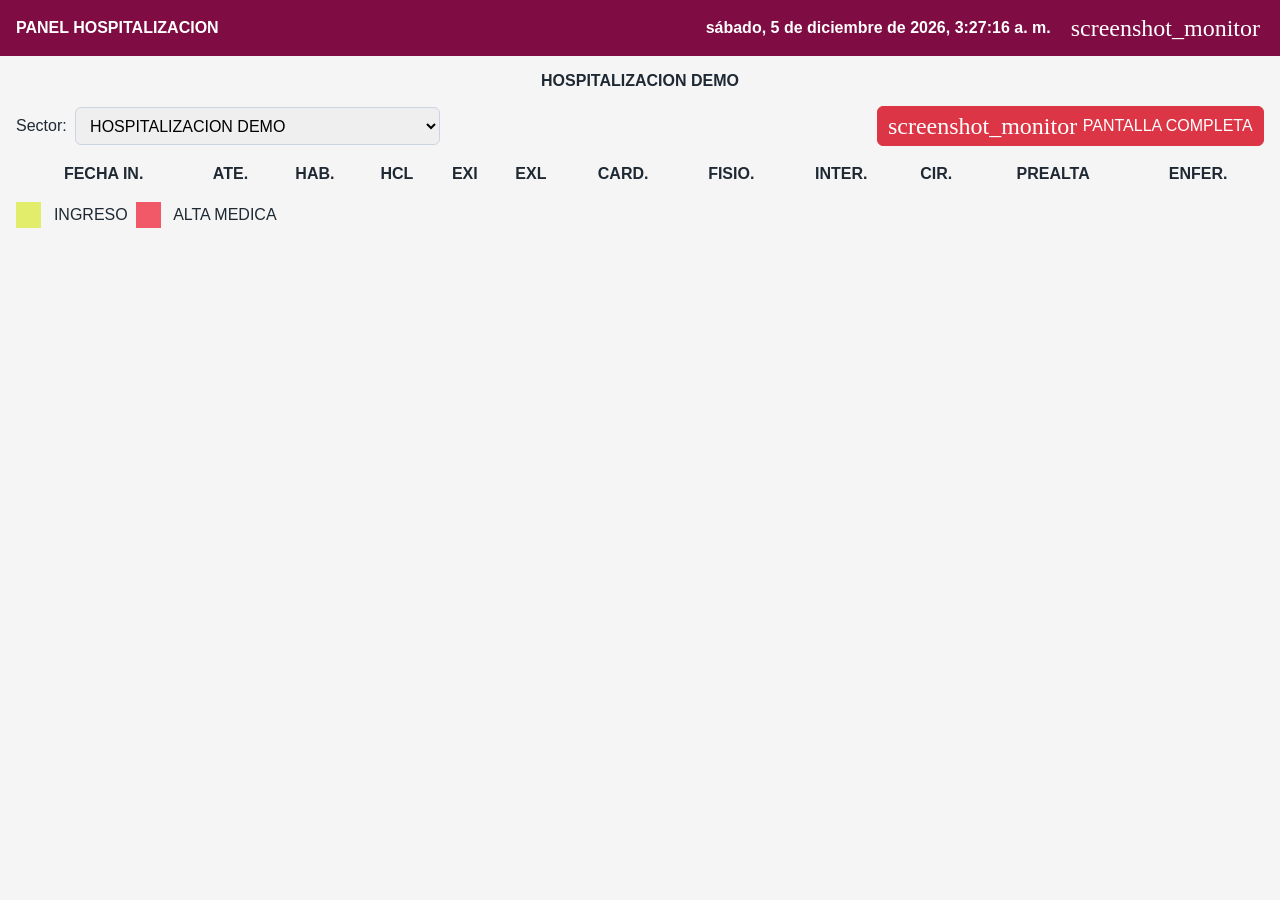
<file: docs/index.html>
<!DOCTYPE html>
<html lang="es">
<head>
    <meta charset="UTF-8">
    <meta name="viewport" content="width=device-width, initial-scale=1.0">
    <meta http-equiv="refresh" content="0; url=paneles/panel_hospi.html">
    <title>Panel Hospitalizacion</title>
</head>
<body>
    <p>Abriendo panel de hospitalizacion...</p>
    <p><a href="paneles/panel_hospi.html">Abrir panel</a></p>
</body>
</html>
</file>
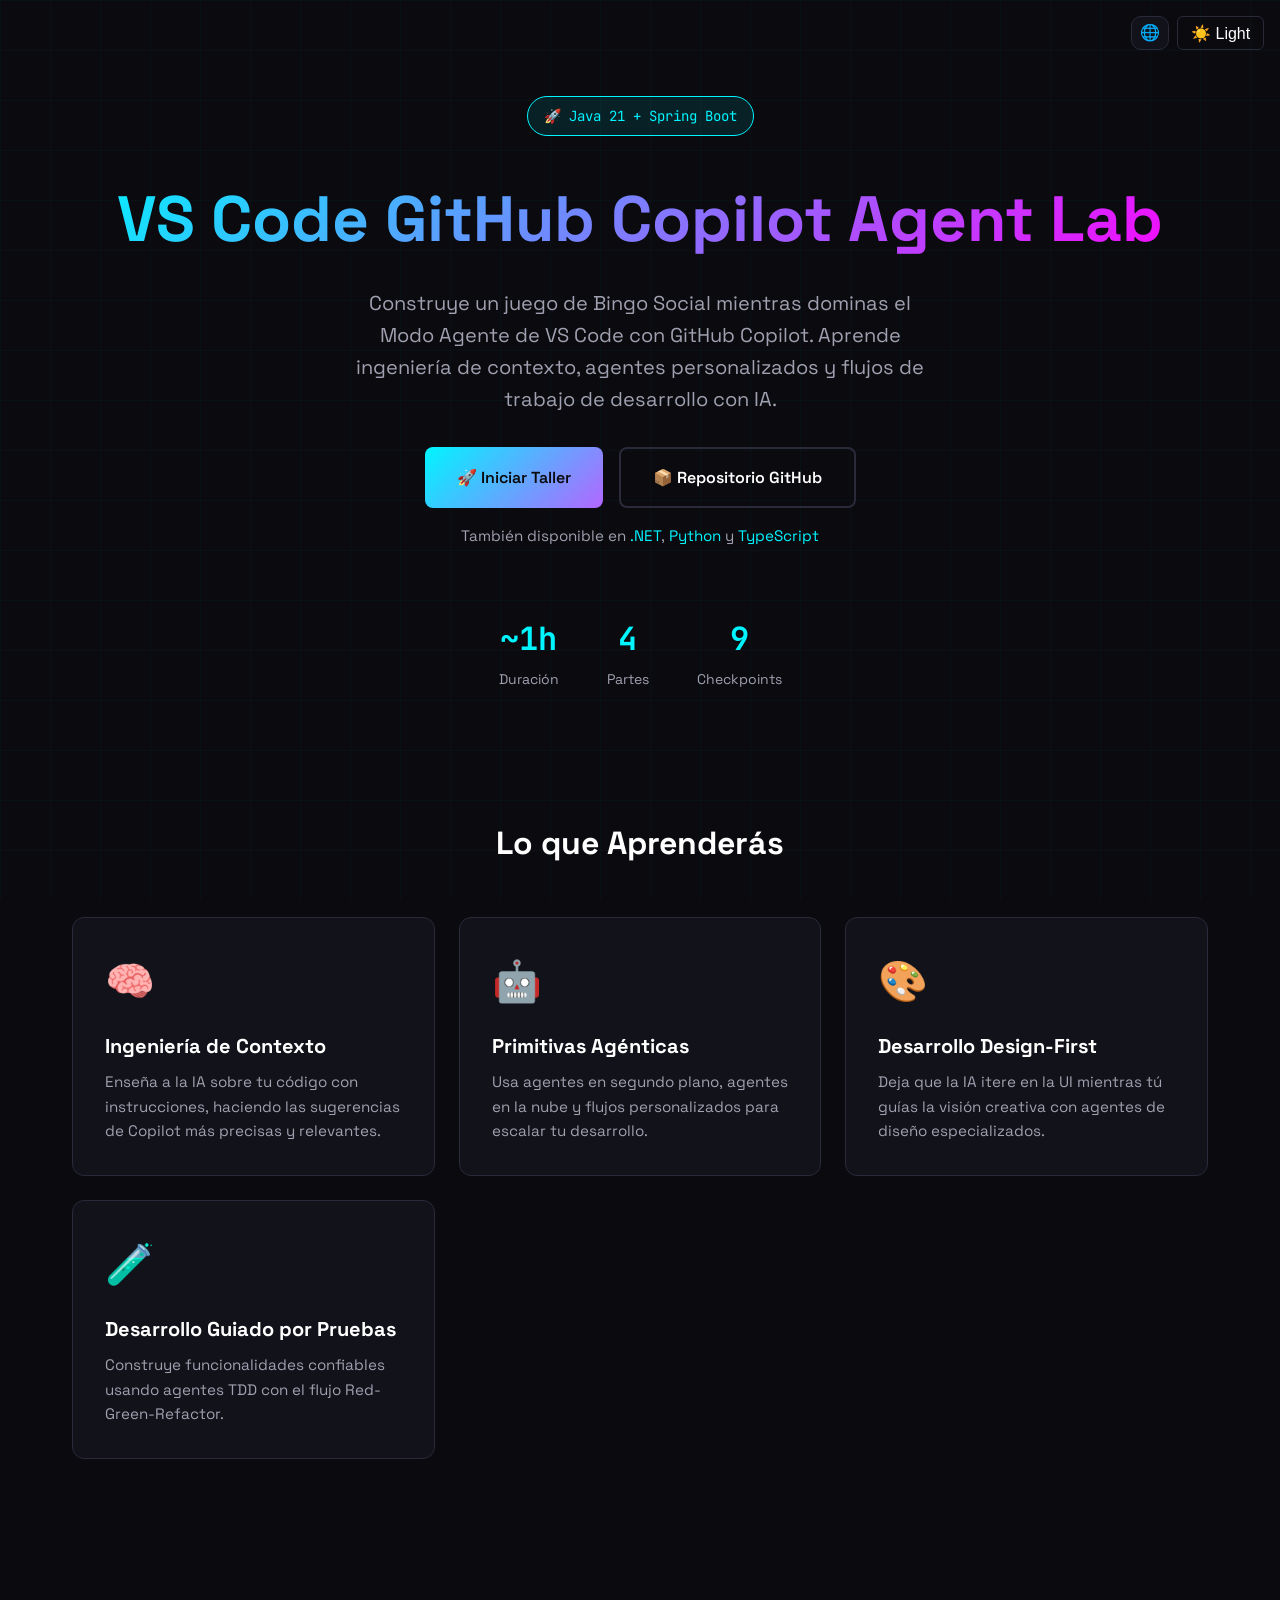
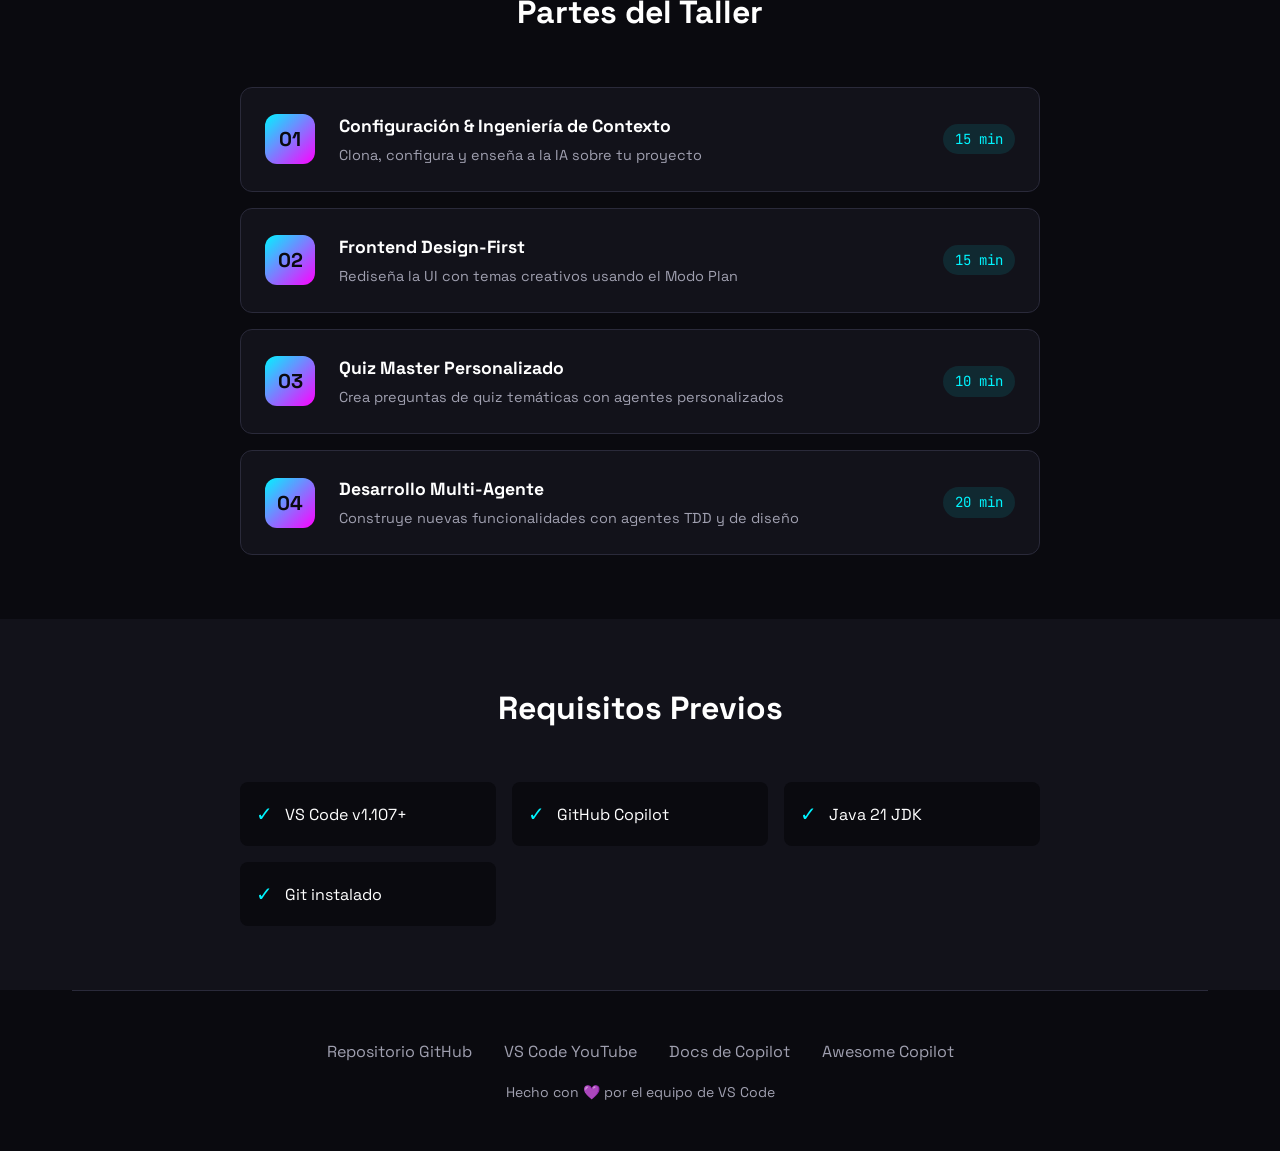
<file: docs/es/index.html>
<!DOCTYPE html>
<html lang="es">
<head>
    <!-- Google tag (gtag.js) -->
    <script async src="https://www.googletagmanager.com/gtag/js?id=G-LSC44NDPLQ"></script>
    <script>
      window.dataLayer = window.dataLayer || [];
      function gtag(){dataLayer.push(arguments);}
      gtag('js', new Date());
      gtag('config', 'G-LSC44NDPLQ');
    </script>
    <meta charset="UTF-8">
    <meta name="viewport" content="width=device-width, initial-scale=1.0">
    <title>VS Code GitHub Copilot Agent Lab | Edición Java</title>
    <link rel="preconnect" href="https://fonts.googleapis.com">
    <link rel="preconnect" href="https://fonts.gstatic.com" crossorigin>
    <link href="https://fonts.googleapis.com/css2?family=JetBrains+Mono:wght@400;700&family=Space+Grotesk:wght@400;500;700&display=swap" rel="stylesheet">
    <link rel="alternate" hreflang="en" href="https://copilot-dev-days.github.io/agent-lab-java/">
    <link rel="alternate" hreflang="pt-BR" href="https://copilot-dev-days.github.io/agent-lab-java/pt_BR/">
    <link rel="alternate" hreflang="es" href="https://copilot-dev-days.github.io/agent-lab-java/es/">
    <link rel="alternate" hreflang="x-default" href="https://copilot-dev-days.github.io/agent-lab-java/">
    <link rel="stylesheet" href="../styles.css">
    <link rel="stylesheet" href="../light-theme.css">
    <script src="../theme-toggle.js"></script>
</head>
<body>
    <div style="position:fixed;top:1rem;right:1rem;z-index:1000;display:flex;gap:0.5rem;align-items:center;">
        <div class="locale-picker" id="localePicker">
            <button type="button" class="locale-toggle" aria-haspopup="listbox" aria-expanded="false" aria-label="Seleccionar idioma">🌐</button>
            <ul role="listbox" aria-label="Idioma">
                <li role="option" data-locale="en" aria-selected="false">🇬🇧 English</li>
                <li role="option" data-locale="es" aria-selected="true" class="active">🇪🇸 Español</li>
                <li role="option" data-locale="pt-BR" aria-selected="false">🇧🇷 Português (Brasil)</li>
            </ul>
        </div>
        <button class="theme-toggle" onclick="toggleTheme()">☀️ Claro</button>
    </div>
    <div class="container">
        <!-- Hero -->
        <section class="hero">
            <span class="hero-badge">🚀 Java 21 + Spring Boot</span>
            <h1>VS Code GitHub Copilot Agent Lab</h1>
            <p class="hero-subtitle">
                Construye un juego de Bingo Social mientras dominas el Modo Agente de VS Code con GitHub Copilot.
                Aprende ingeniería de contexto, agentes personalizados y flujos de trabajo de desarrollo con IA.
            </p>
            <div class="hero-cta">
                <a href="step.html?step=00-overview" class="btn btn-primary">
                    🚀 Iniciar Taller
                </a>
                <a href="https://github.com/copilot-dev-days/agent-lab-java" class="btn btn-secondary">
                    📦 Repositorio GitHub
                </a>
            </div>
            <p class="hero-also">También disponible en <a href="https://copilot-dev-days.github.io/agent-lab-dotnet/">.NET</a>, <a href="https://copilot-dev-days.github.io/agent-lab-python/">Python</a> y <a href="https://copilot-dev-days.github.io/agent-lab-typescript/">TypeScript</a></p>
            <div class="stats">
                <div class="stat">
                    <div class="stat-value">~1h</div>
                    <div class="stat-label">Duración</div>
                </div>
                <div class="stat">
                    <div class="stat-value">4</div>
                    <div class="stat-label">Partes</div>
                </div>
                <div class="stat">
                    <div class="stat-value">9</div>
                    <div class="stat-label">Checkpoints</div>
                </div>
            </div>
        </section>

        <!-- Features -->
        <section class="features">
            <h2 class="section-title">Lo que Aprenderás</h2>
            <div class="features-grid">
                <div class="feature-card">
                    <div class="feature-icon">🧠</div>
                    <h3>Ingeniería de Contexto</h3>
                    <p>Enseña a la IA sobre tu código con instrucciones, haciendo las sugerencias de Copilot más precisas y relevantes.</p>
                </div>
                <div class="feature-card">
                    <div class="feature-icon">🤖</div>
                    <h3>Primitivas Agénticas</h3>
                    <p>Usa agentes en segundo plano, agentes en la nube y flujos personalizados para escalar tu desarrollo.</p>
                </div>
                <div class="feature-card">
                    <div class="feature-icon">🎨</div>
                    <h3>Desarrollo Design-First</h3>
                    <p>Deja que la IA itere en la UI mientras tú guías la visión creativa con agentes de diseño especializados.</p>
                </div>
                <div class="feature-card">
                    <div class="feature-icon">🧪</div>
                    <h3>Desarrollo Guiado por Pruebas</h3>
                    <p>Construye funcionalidades confiables usando agentes TDD con el flujo Red-Green-Refactor.</p>
                </div>
            </div>
        </section>

        <!-- Workshop Parts -->
        <section class="workshop">
            <h2 class="section-title">Partes del Taller</h2>
            <div class="parts-list">
                <a href="step.html?step=01-setup" class="part-card">
                    <div class="part-number">01</div>
                    <div class="part-content">
                        <h3>Configuración & Ingeniería de Contexto</h3>
                        <p>Clona, configura y enseña a la IA sobre tu proyecto</p>
                    </div>
                    <span class="part-time">15 min</span>
                </a>
                <a href="step.html?step=02-design" class="part-card">
                    <div class="part-number">02</div>
                    <div class="part-content">
                        <h3>Frontend Design-First</h3>
                        <p>Rediseña la UI con temas creativos usando el Modo Plan</p>
                    </div>
                    <span class="part-time">15 min</span>
                </a>
                <a href="step.html?step=03-quiz-master" class="part-card">
                    <div class="part-number">03</div>
                    <div class="part-content">
                        <h3>Quiz Master Personalizado</h3>
                        <p>Crea preguntas de quiz temáticas con agentes personalizados</p>
                    </div>
                    <span class="part-time">10 min</span>
                </a>
                <a href="step.html?step=04-multi-agent" class="part-card">
                    <div class="part-number">04</div>
                    <div class="part-content">
                        <h3>Desarrollo Multi-Agente</h3>
                        <p>Construye nuevas funcionalidades con agentes TDD y de diseño</p>
                    </div>
                    <span class="part-time">20 min</span>
                </a>
            </div>
        </section>
    </div>

    <!-- Prerequisites -->
    <section class="prereqs">
        <div class="container">
            <h2 class="section-title">Requisitos Previos</h2>
            <div class="prereqs-grid">
                <div class="prereq-item">
                    <span class="prereq-check">✓</span>
                    <span>VS Code v1.107+</span>
                </div>
                <div class="prereq-item">
                    <span class="prereq-check">✓</span>
                    <span>GitHub Copilot</span>
                </div>
                <div class="prereq-item">
                    <span class="prereq-check">✓</span>
                    <span>Java 21 JDK</span>
                </div>
                <div class="prereq-item">
                    <span class="prereq-check">✓</span>
                    <span>Git instalado</span>
                </div>
            </div>
        </div>
    </section>

    <div class="container">
        <!-- Footer -->
        <footer>
            <div class="footer-links">
                <a href="https://github.com/copilot-dev-days/agent-lab-java">Repositorio GitHub</a>
                <a href="https://www.youtube.com/code">VS Code YouTube</a>
                <a href="https://code.visualstudio.com/docs/copilot/overview">Docs de Copilot</a>
                <a href="https://github.com/github/awesome-copilot">Awesome Copilot</a>
            </div>
            <p class="footer-credit">
                Hecho con 💜 por el equipo de VS Code
            </p>
        </footer>
    </div>
<script>
(function(){
  var match=location.pathname.match(/\/(pt_BR|es)\//);
  var locale=match?match[1]:'en';
  var picker=document.getElementById('localePicker');
  if(!picker)return;
  var btn=picker.querySelector('.locale-toggle'),list=picker.querySelector('ul');
  list.querySelectorAll('li').forEach(function(li){
    var l=li.dataset.locale==='pt-BR'?'pt_BR':li.dataset.locale;
    if(l===locale){li.classList.add('active');li.setAttribute('aria-selected','true');}
    else{li.classList.remove('active');li.setAttribute('aria-selected','false');}
  });
  function open(){list.style.display='block';btn.setAttribute('aria-expanded','true');}
  function close(){list.style.display='none';btn.setAttribute('aria-expanded','false');}
  btn.addEventListener('click',function(e){e.stopPropagation();list.style.display==='block'?close():open();});
  document.addEventListener('click',close);
  document.addEventListener('keydown',function(e){if(e.key==='Escape')close();});
  list.querySelectorAll('li').forEach(function(li){
    li.addEventListener('click',function(e){
      e.stopPropagation();
      var t=li.dataset.locale==='pt-BR'?'pt_BR':li.dataset.locale;
      if(t===locale){close();return;}
      var p=location.pathname;
      if(locale!=='en')p=p.replace(new RegExp('/'+locale+'/'),'/');;
      if(t!=='en'){var base=p.replace(/\/index\.html$/,'/');if(!base.endsWith('/'))base+='/';p=base+t+'/';}
      localStorage.setItem('preferred-locale',t);
      window.location.href=p;
    });
  });
})();
</script>
</body>
</html>
</file>
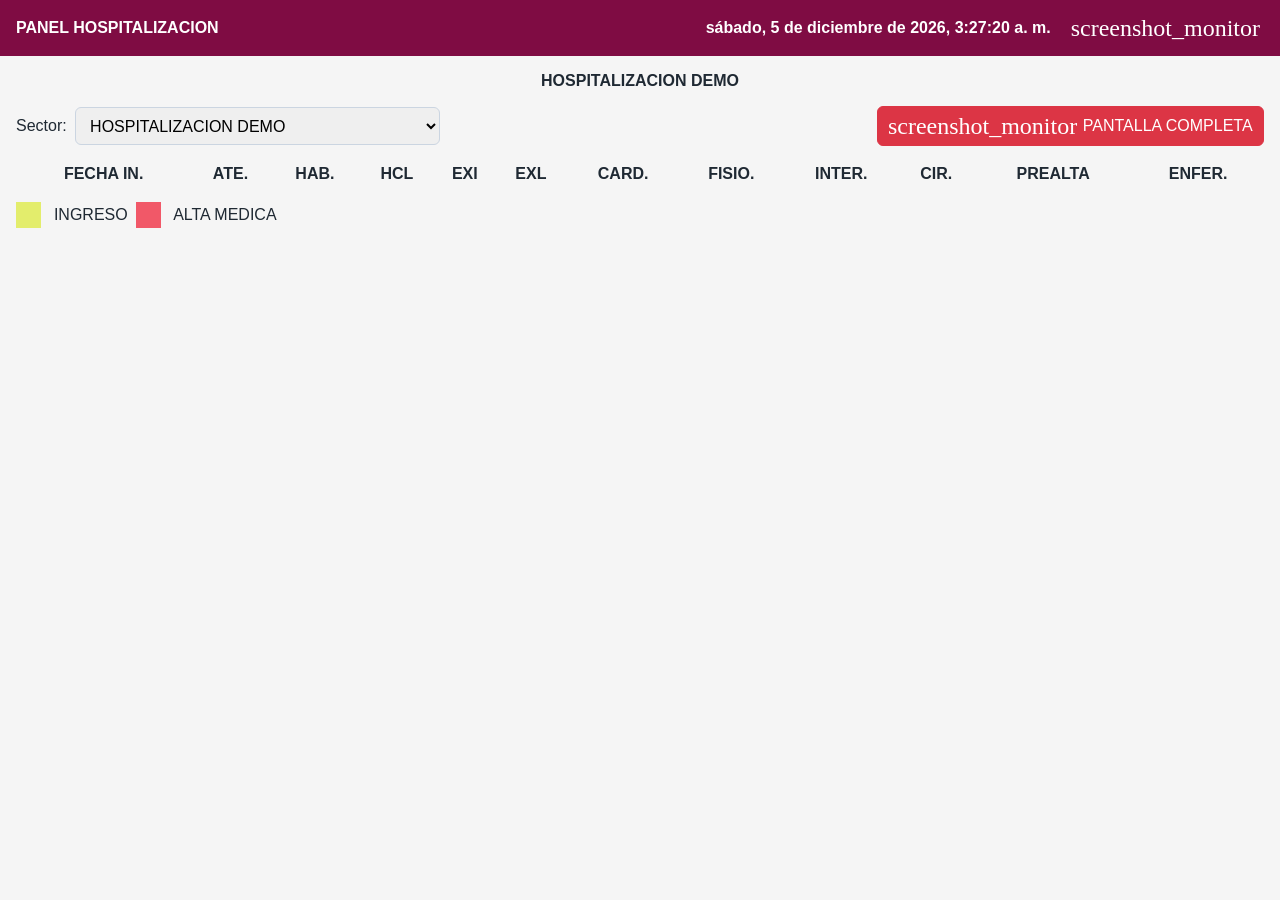
<file: docs/paneles/index.html>
<!DOCTYPE html>
<html lang="es">
<head>
    <meta charset="UTF-8">
    <meta http-equiv="refresh" content="0; url=panel_hospi.html">
    <title>Panel Hospitalizacion</title>
</head>
<body>
    <p><a href="panel_hospi.html">Abrir panel hospitalizacion</a></p>
</body>
</html>
</file>
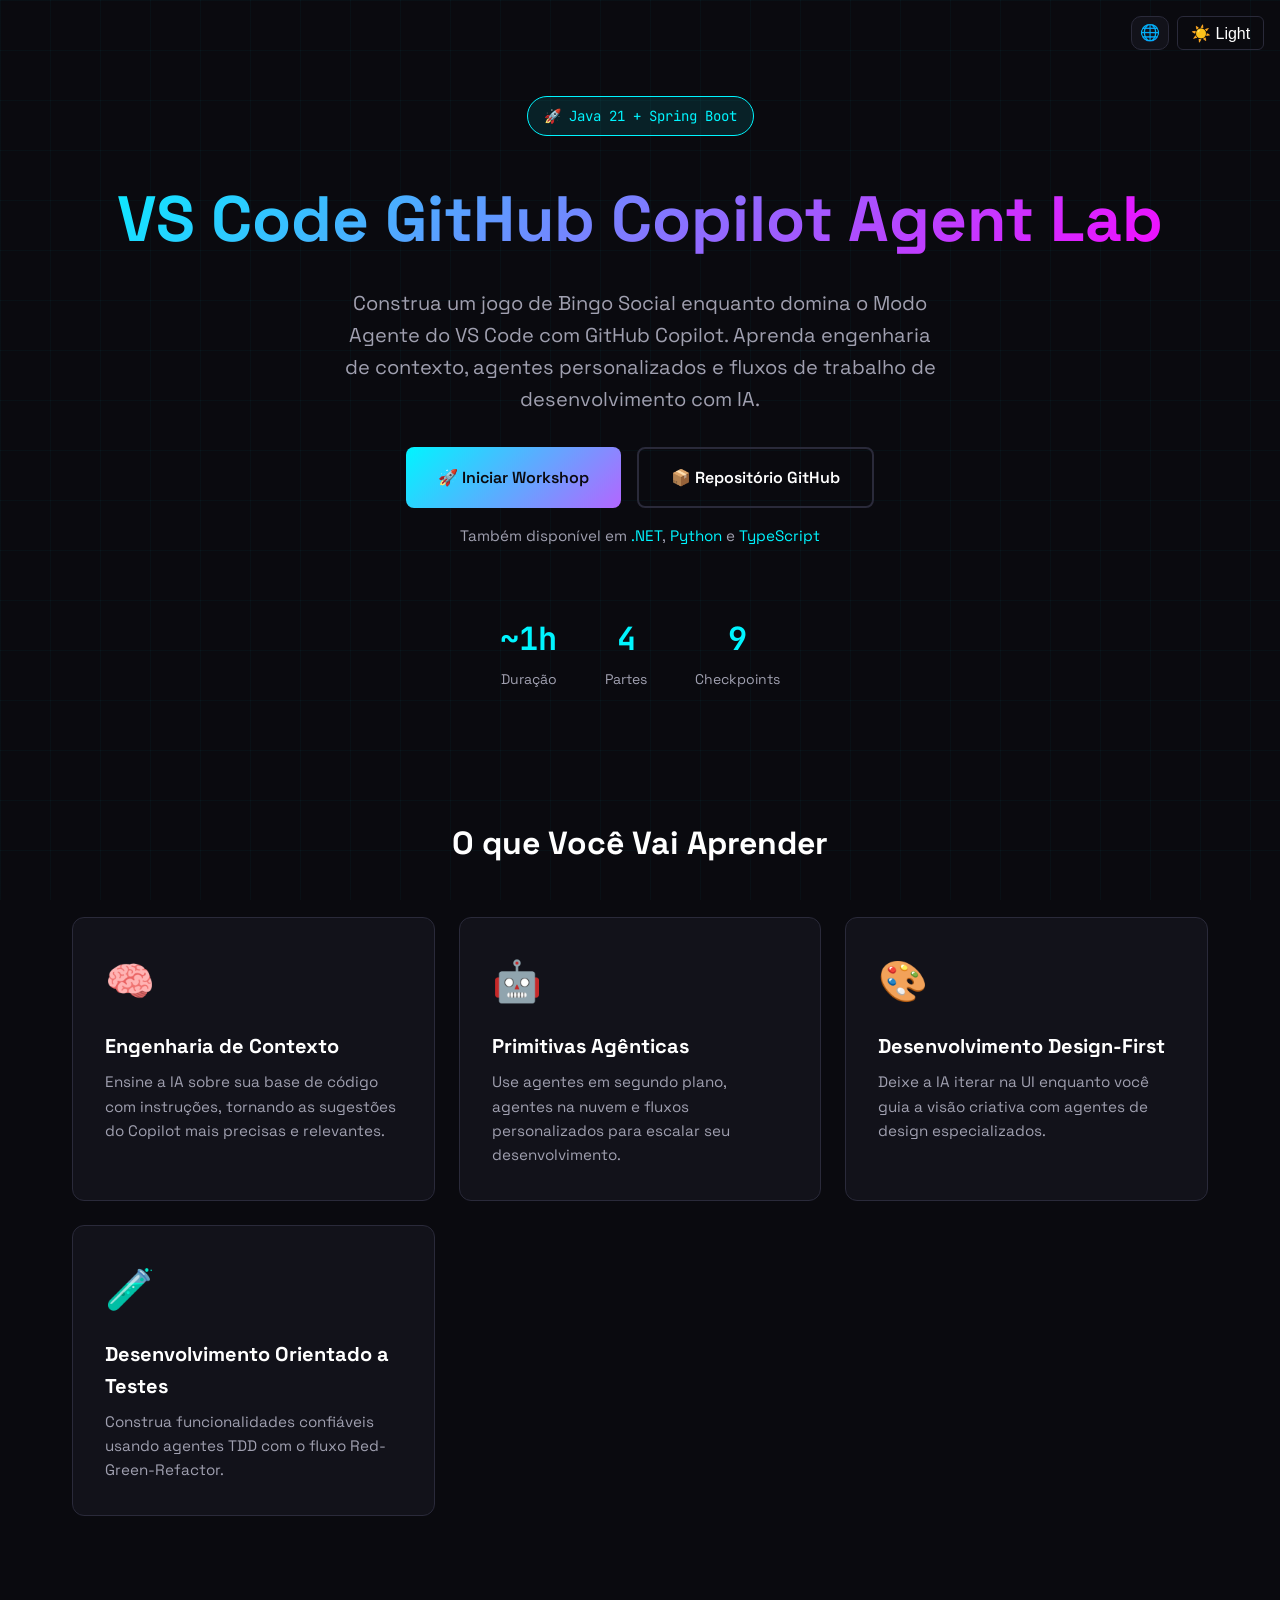
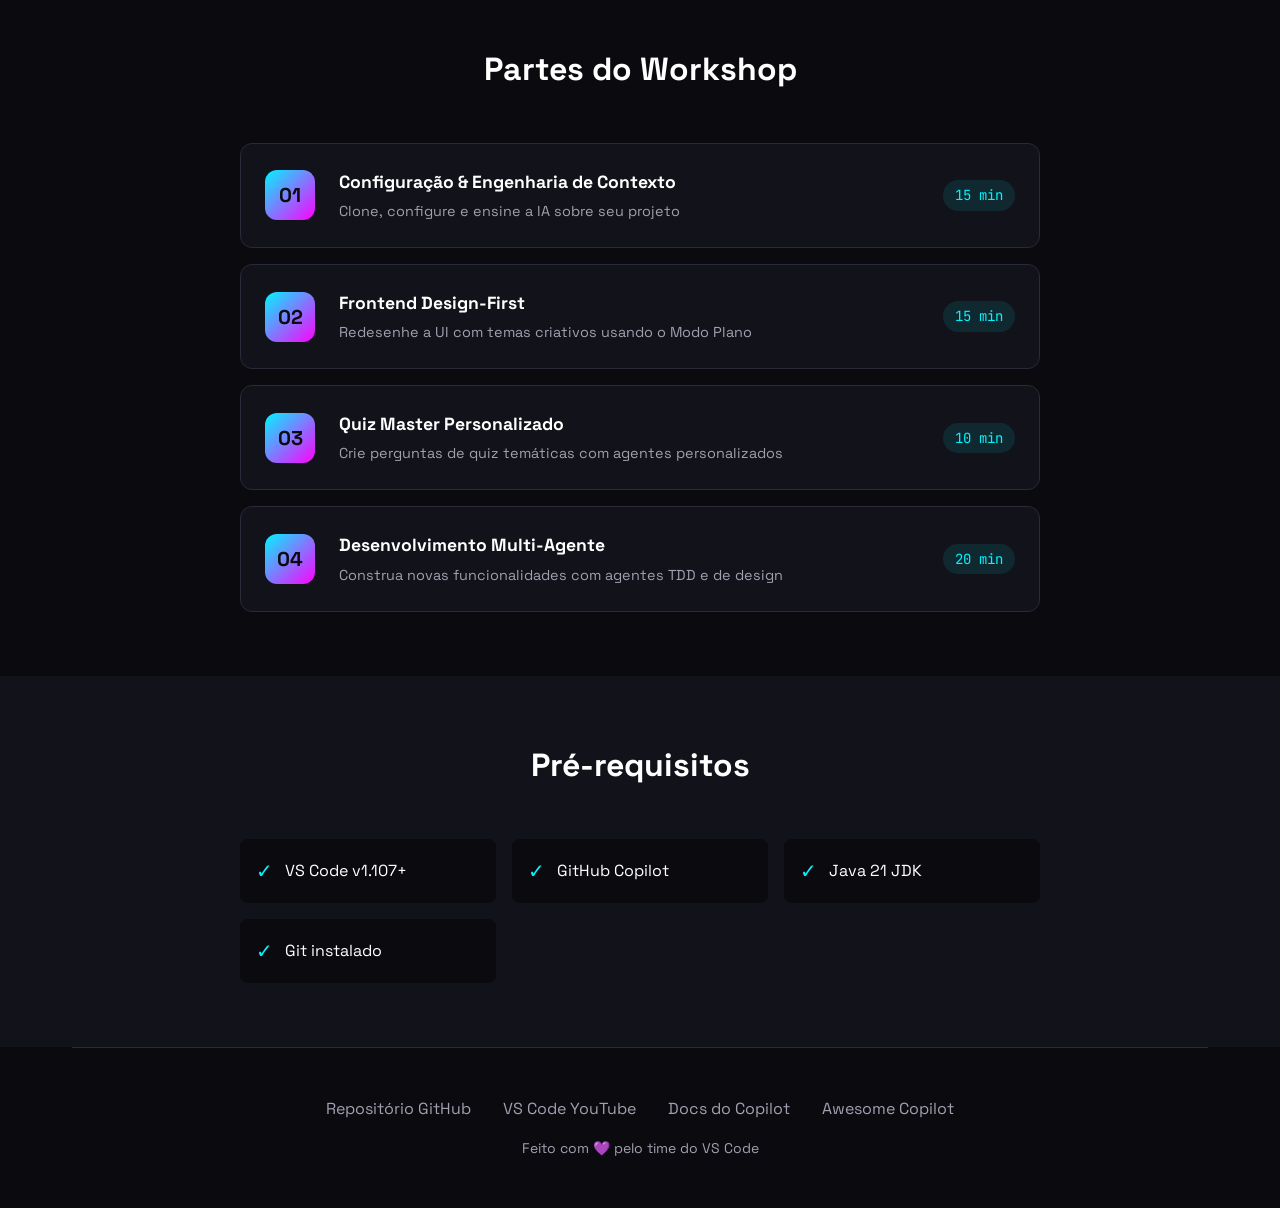
<file: docs/pt_BR/index.html>
<!DOCTYPE html>
<html lang="pt-BR">
<head>
    <!-- Google tag (gtag.js) -->
    <script async src="https://www.googletagmanager.com/gtag/js?id=G-LSC44NDPLQ"></script>
    <script>
      window.dataLayer = window.dataLayer || [];
      function gtag(){dataLayer.push(arguments);}
      gtag('js', new Date());
      gtag('config', 'G-LSC44NDPLQ');
    </script>
    <meta charset="UTF-8">
    <meta name="viewport" content="width=device-width, initial-scale=1.0">
    <title>VS Code GitHub Copilot Agent Lab | Edição Java</title>
    <link rel="preconnect" href="https://fonts.googleapis.com">
    <link rel="preconnect" href="https://fonts.gstatic.com" crossorigin>
    <link href="https://fonts.googleapis.com/css2?family=JetBrains+Mono:wght@400;700&family=Space+Grotesk:wght@400;500;700&display=swap" rel="stylesheet">
    <link rel="alternate" hreflang="en" href="https://copilot-dev-days.github.io/agent-lab-java/">
    <link rel="alternate" hreflang="pt-BR" href="https://copilot-dev-days.github.io/agent-lab-java/pt_BR/">
    <link rel="alternate" hreflang="es" href="https://copilot-dev-days.github.io/agent-lab-java/es/">
    <link rel="alternate" hreflang="x-default" href="https://copilot-dev-days.github.io/agent-lab-java/">
    <link rel="stylesheet" href="../styles.css">
    <link rel="stylesheet" href="../light-theme.css">
    <script src="../theme-toggle.js"></script>
</head>
<body>
    <div style="position:fixed;top:1rem;right:1rem;z-index:1000;display:flex;gap:0.5rem;align-items:center;">
        <div class="locale-picker" id="localePicker">
            <button type="button" class="locale-toggle" aria-haspopup="listbox" aria-expanded="false" aria-label="Selecionar idioma">🌐</button>
            <ul role="listbox" aria-label="Idioma">
                <li role="option" data-locale="en" aria-selected="false">🇬🇧 English</li>
                <li role="option" data-locale="es" aria-selected="false">🇪🇸 Español</li>
                <li role="option" data-locale="pt-BR" aria-selected="true" class="active">🇧🇷 Português (Brasil)</li>
            </ul>
        </div>
        <button class="theme-toggle" onclick="toggleTheme()">☀️ Claro</button>
    </div>
    <div class="container">
        <!-- Hero -->
        <section class="hero">
            <span class="hero-badge">🚀 Java 21 + Spring Boot</span>
            <h1>VS Code GitHub Copilot Agent Lab</h1>
            <p class="hero-subtitle">
                Construa um jogo de Bingo Social enquanto domina o Modo Agente do VS Code com GitHub Copilot.
                Aprenda engenharia de contexto, agentes personalizados e fluxos de trabalho de desenvolvimento com IA.
            </p>
            <div class="hero-cta">
                <a href="step.html?step=00-overview" class="btn btn-primary">
                    🚀 Iniciar Workshop
                </a>
                <a href="https://github.com/copilot-dev-days/agent-lab-java" class="btn btn-secondary">
                    📦 Repositório GitHub
                </a>
            </div>
            <p class="hero-also">Também disponível em <a href="https://copilot-dev-days.github.io/agent-lab-dotnet/">.NET</a>, <a href="https://copilot-dev-days.github.io/agent-lab-python/">Python</a> e <a href="https://copilot-dev-days.github.io/agent-lab-typescript/">TypeScript</a></p>
            <div class="stats">
                <div class="stat">
                    <div class="stat-value">~1h</div>
                    <div class="stat-label">Duração</div>
                </div>
                <div class="stat">
                    <div class="stat-value">4</div>
                    <div class="stat-label">Partes</div>
                </div>
                <div class="stat">
                    <div class="stat-value">9</div>
                    <div class="stat-label">Checkpoints</div>
                </div>
            </div>
        </section>

        <!-- Features -->
        <section class="features">
            <h2 class="section-title">O que Você Vai Aprender</h2>
            <div class="features-grid">
                <div class="feature-card">
                    <div class="feature-icon">🧠</div>
                    <h3>Engenharia de Contexto</h3>
                    <p>Ensine a IA sobre sua base de código com instruções, tornando as sugestões do Copilot mais precisas e relevantes.</p>
                </div>
                <div class="feature-card">
                    <div class="feature-icon">🤖</div>
                    <h3>Primitivas Agênticas</h3>
                    <p>Use agentes em segundo plano, agentes na nuvem e fluxos personalizados para escalar seu desenvolvimento.</p>
                </div>
                <div class="feature-card">
                    <div class="feature-icon">🎨</div>
                    <h3>Desenvolvimento Design-First</h3>
                    <p>Deixe a IA iterar na UI enquanto você guia a visão criativa com agentes de design especializados.</p>
                </div>
                <div class="feature-card">
                    <div class="feature-icon">🧪</div>
                    <h3>Desenvolvimento Orientado a Testes</h3>
                    <p>Construa funcionalidades confiáveis usando agentes TDD com o fluxo Red-Green-Refactor.</p>
                </div>
            </div>
        </section>

        <!-- Workshop Parts -->
        <section class="workshop">
            <h2 class="section-title">Partes do Workshop</h2>
            <div class="parts-list">
                <a href="step.html?step=01-setup" class="part-card">
                    <div class="part-number">01</div>
                    <div class="part-content">
                        <h3>Configuração & Engenharia de Contexto</h3>
                        <p>Clone, configure e ensine a IA sobre seu projeto</p>
                    </div>
                    <span class="part-time">15 min</span>
                </a>
                <a href="step.html?step=02-design" class="part-card">
                    <div class="part-number">02</div>
                    <div class="part-content">
                        <h3>Frontend Design-First</h3>
                        <p>Redesenhe a UI com temas criativos usando o Modo Plano</p>
                    </div>
                    <span class="part-time">15 min</span>
                </a>
                <a href="step.html?step=03-quiz-master" class="part-card">
                    <div class="part-number">03</div>
                    <div class="part-content">
                        <h3>Quiz Master Personalizado</h3>
                        <p>Crie perguntas de quiz temáticas com agentes personalizados</p>
                    </div>
                    <span class="part-time">10 min</span>
                </a>
                <a href="step.html?step=04-multi-agent" class="part-card">
                    <div class="part-number">04</div>
                    <div class="part-content">
                        <h3>Desenvolvimento Multi-Agente</h3>
                        <p>Construa novas funcionalidades com agentes TDD e de design</p>
                    </div>
                    <span class="part-time">20 min</span>
                </a>
            </div>
        </section>
    </div>

    <!-- Prerequisites -->
    <section class="prereqs">
        <div class="container">
            <h2 class="section-title">Pré-requisitos</h2>
            <div class="prereqs-grid">
                <div class="prereq-item">
                    <span class="prereq-check">✓</span>
                    <span>VS Code v1.107+</span>
                </div>
                <div class="prereq-item">
                    <span class="prereq-check">✓</span>
                    <span>GitHub Copilot</span>
                </div>
                <div class="prereq-item">
                    <span class="prereq-check">✓</span>
                    <span>Java 21 JDK</span>
                </div>
                <div class="prereq-item">
                    <span class="prereq-check">✓</span>
                    <span>Git instalado</span>
                </div>
            </div>
        </div>
    </section>

    <div class="container">
        <!-- Footer -->
        <footer>
            <div class="footer-links">
                <a href="https://github.com/copilot-dev-days/agent-lab-java">Repositório GitHub</a>
                <a href="https://www.youtube.com/code">VS Code YouTube</a>
                <a href="https://code.visualstudio.com/docs/copilot/overview">Docs do Copilot</a>
                <a href="https://github.com/github/awesome-copilot">Awesome Copilot</a>
            </div>
            <p class="footer-credit">
                Feito com 💜 pelo time do VS Code
            </p>
        </footer>
    </div>
<script>
(function(){
  var match=location.pathname.match(/\/(pt_BR|es)\//);
  var locale=match?match[1]:'en';
  var picker=document.getElementById('localePicker');
  if(!picker)return;
  var btn=picker.querySelector('.locale-toggle'),list=picker.querySelector('ul');
  list.querySelectorAll('li').forEach(function(li){
    var l=li.dataset.locale==='pt-BR'?'pt_BR':li.dataset.locale;
    if(l===locale){li.classList.add('active');li.setAttribute('aria-selected','true');}
    else{li.classList.remove('active');li.setAttribute('aria-selected','false');}
  });
  function open(){list.style.display='block';btn.setAttribute('aria-expanded','true');}
  function close(){list.style.display='none';btn.setAttribute('aria-expanded','false');}
  btn.addEventListener('click',function(e){e.stopPropagation();list.style.display==='block'?close():open();});
  document.addEventListener('click',close);
  document.addEventListener('keydown',function(e){if(e.key==='Escape')close();});
  list.querySelectorAll('li').forEach(function(li){
    li.addEventListener('click',function(e){
      e.stopPropagation();
      var t=li.dataset.locale==='pt-BR'?'pt_BR':li.dataset.locale;
      if(t===locale){close();return;}
      var p=location.pathname;
      if(locale!=='en')p=p.replace(new RegExp('/'+locale+'/'),'/');;
      if(t!=='en'){var base=p.replace(/\/index\.html$/,'/');if(!base.endsWith('/'))base+='/';p=base+t+'/';}
      localStorage.setItem('preferred-locale',t);
      window.location.href=p;
    });
  });
})();
</script>
</body>
</html>
</file>
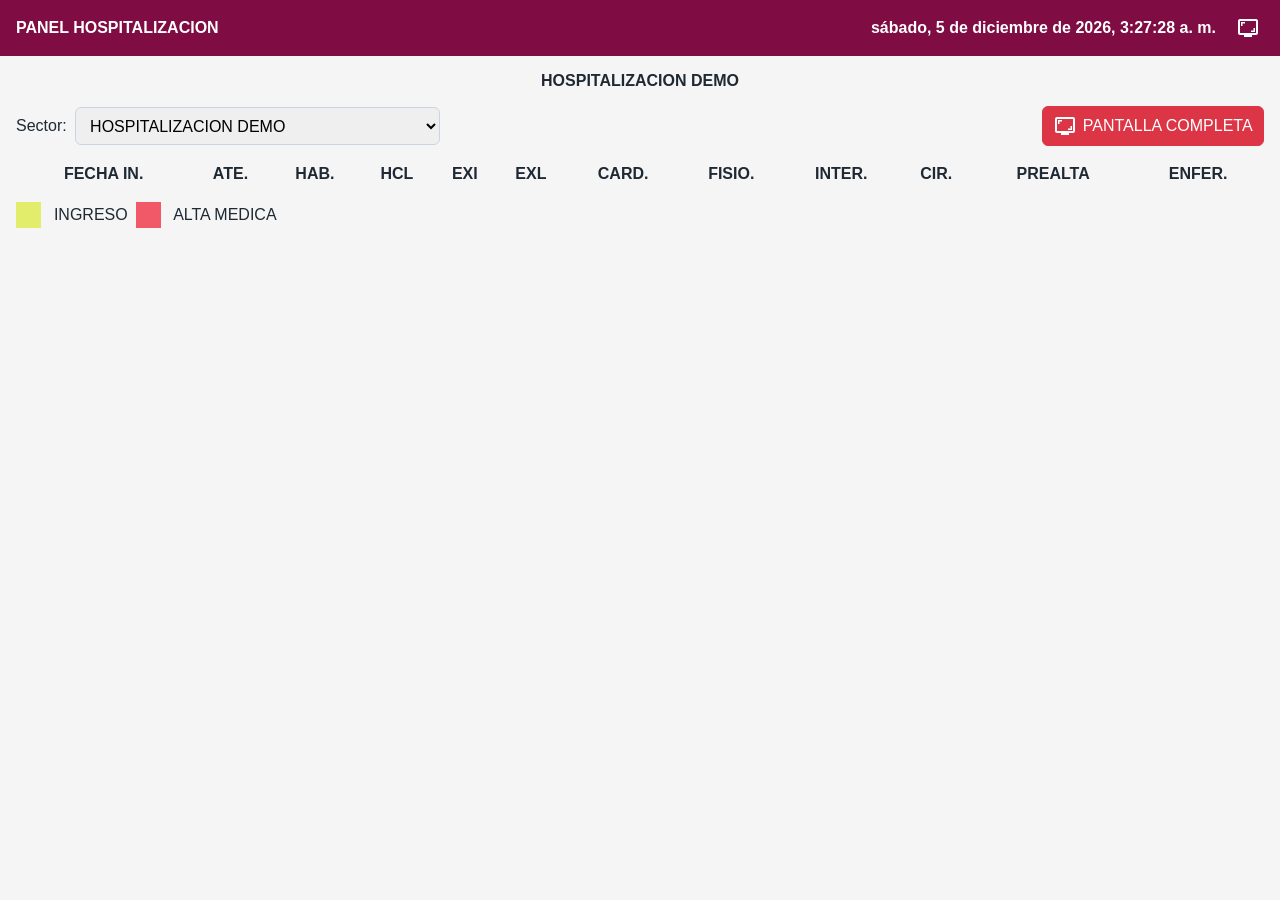
<file: docs/paneles/panel_hospi.html>
<!DOCTYPE html>
<html lang="es">
<head>
    <meta charset="UTF-8">
    <meta name="viewport" content="width=device-width, initial-scale=1.0">
    <title>PANEL HOSPITALIZACION</title>
    <link rel="stylesheet" href="https://cdn.datatables.net/1.13.7/css/jquery.dataTables.min.css">
    <link rel="stylesheet" href="https://cdn.datatables.net/responsive/2.5.0/css/responsive.dataTables.min.css">
    <link rel="stylesheet" href="https://fonts.googleapis.com/css2?family=Material+Symbols+Outlined">
    <link rel="stylesheet" href="panel_hospi.css">
</head>
<body>
    <nav class="navbar">
        <div class="navbar-title">PANEL HOSPITALIZACION</div>
        <div
        <div class="navbar-actions">
            <span class="nav-link" id="fecha-hora"></span>
            <button class="icon-button" type="button" onclick="toggleFullScreen()" title="Pantalla completa" aria-label="Pantalla completa">
                <i class="material-symbols-outlined">screenshot_monitor</i>
            </button>
        </div>
    </nav>

    <main class="container-fluid">
        <h4 id="titulo-panel">HOSPITALIZACION DEMO</h4>

        <div class="toolbar">
            <div class="field">
                <label for="sector">Sector:</label>
                <select name="sector" id="sector" onchange="cargarTabla();">
                    <option value="demo" selected>HOSPITALIZACION DEMO</option>
                    <option value="40">HOSPITALIZACION (TERCER PISO ATRAS)</option>
                </select>
            </div>

            <button class="fullscreen-button" type="button" onclick="toggleFullScreen()">
                <i class="material-symbols-outlined">screenshot_monitor</i>
                <span>PANTALLA COMPLETA</span>
            </button>
        </div>

        <table id="tabla-unidad" class="display nowrap" style="width:100%">
            <thead>
            <tr>
                <th>FECHA IN.</th>
                <th>ATE.</th>
                <th>HAB.</th>
                <th>HCL</th>
                <th>EXI</th>
                <th>EXL</th>
                <th>CARD.</th>
                <th>FISIO.</th>
                <th>INTER.</th>
                <th>CIR.</th>
                <th>PREALTA</th>
                <th>ENFER.</th>
            </tr>
            </thead>
            <tbody></tbody>
        </table>

        <table class="legend">
            <tr>
                <td class="amarillo"></td>
                <td>&nbsp;&nbsp;INGRESO&nbsp;</td>
                <td class="rojo"></td>
                <td>&nbsp;&nbsp;ALTA MEDICA&nbsp;</td>
            </tr>
        </table>
    </main>

    <script src="https://code.jquery.com/jquery-3.7.0.min.js"></script>
    <script src="https://cdn.datatables.net/1.13.7/js/jquery.dataTables.min.js"></script>
    <script src="https://cdn.datatables.net/responsive/2.5.0/js/dataTables.responsive.min.js"></script>
    <script src="panel_hospi.js"></script>
</body>
</html>
</file>
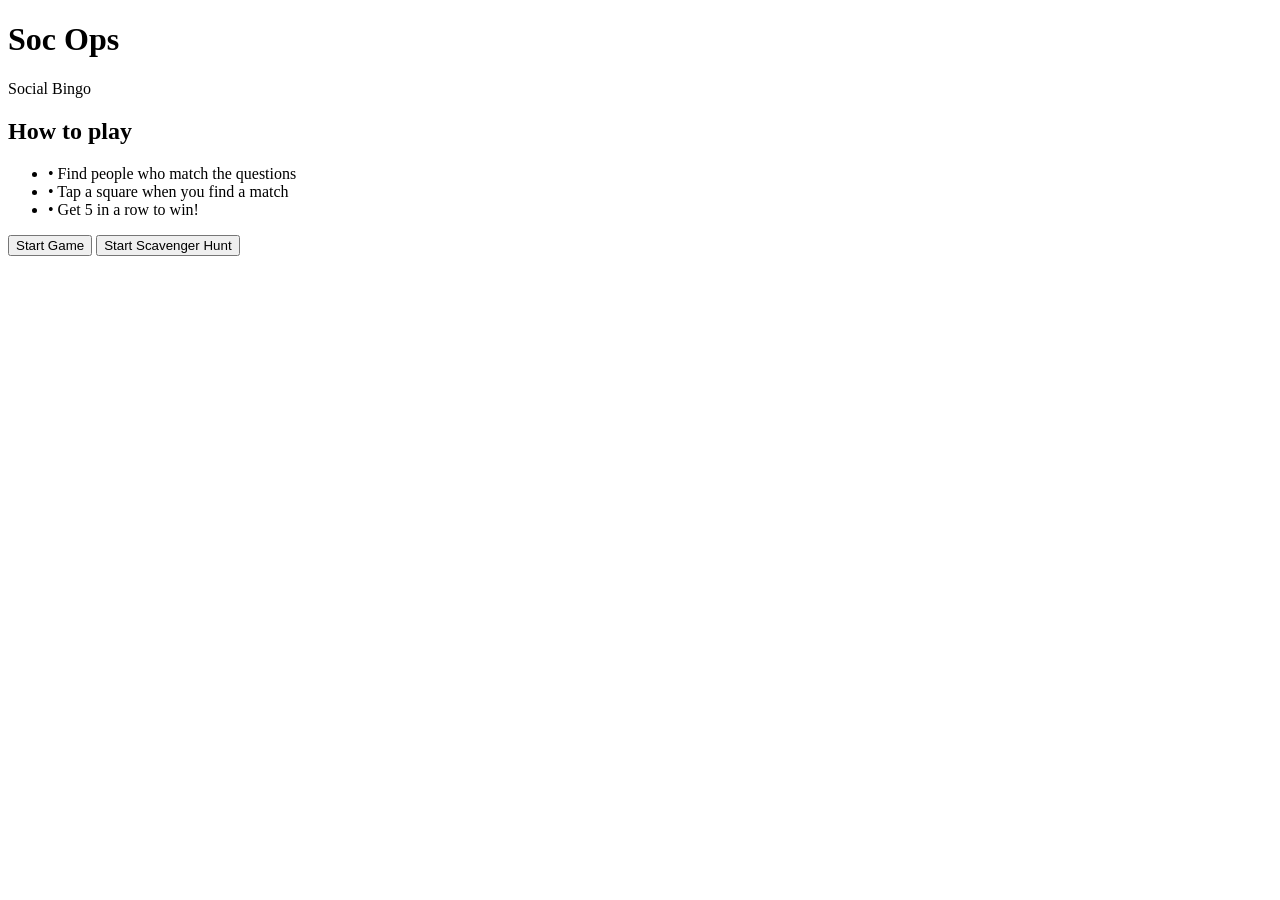
<file: socops/src/main/resources/templates/game.html>
<!DOCTYPE html>
<html lang="en" xmlns:th="http://www.thymeleaf.org">
<head>
<meta charset="UTF-8"/>
    <meta name="viewport" content="width=device-width, initial-scale=1.0"/>
    <title>Soc Ops — Social Bingo</title>
    <link rel="stylesheet" th:href="@{/css/app.css}"/>
    <link rel="icon" type="image/png" th:href="@{/favicon.png}"/>
    <style>
        /* active-state tweaks that need pseudo-class selectors */
        .tile-active:active { background-color: #f3f4f6 !important; }
        .accent-active:active { background-color: #3b82f6 !important; }
    </style>
</head>
<body class="h-full bg-gradient-to-b from-pastel-blue to-pastel-pink">

<!-- Lobby Section -->
<div id="lobbyView" class="flex flex-col items-center justify-center min-h-full p-6">
    <div class="text-center max-w-sm bg-white rounded-lg shadow-lg p-6">
        <h1 class="text-4xl font-bold text-gray-900 mb-2">Soc Ops</h1>
        <p class="text-lg text-gray-600 mb-8">Social Bingo</p>
        <div class="bg-pastel-card rounded-lg p-6 shadow-sm border border-gray-200 mb-8">
            <h2 class="font-semibold text-gray-800 mb-3">How to play</h2>
            <ul class="text-left text-gray-600 text-sm space-y-2">
                <li>• Find people who match the questions</li>
                <li>• Tap a square when you find a match</li>
                <li>• Get 5 in a row to win!</li>
            </ul>
        </div>
        <button onclick="launchGame()" class="w-full bg-pastel-accent text-white font-semibold py-4 px-8 rounded-lg text-lg hover:bg-pastel-accent-hover transition-colors">
            Start Game
        </button>
        <button onclick="launchScavenger()" class="w-full bg-white text-pastel-highlight text-pastel-highlight-text font-semibold py-3 px-6 rounded-lg text-base mt-3 border border-gray-200 hover:bg-pastel-highlight transition-colors">
            Start Scavenger Hunt
        </button>
    </div>
</div>

<!-- Active Game Section -->
<div id="activeView" class="flex flex-col min-h-full" style="display:none">
    <header class="flex items-center justify-between p-3 bg-white border-b border-gray-200">
        <button onclick="retreatToLobby()" class="text-gray-500 text-sm px-3 py-1.5 rounded hover:bg-gray-100">
            ← Back
        </button>
        <h1 class="font-bold text-gray-900">Soc Ops</h1>
        <div class="w-16"></div>
    </header>
    <p class="text-center text-gray-500 text-sm py-2 px-4">
        Tap a square when you find someone who matches it.
    </p>
    <div id="bingoBanner" class="bg-pastel-highlight text-pastel-highlight-text text-center py-2 font-semibold text-sm" style="display:none">
        🎉 BINGO! You got a line!
    </div>
    <div class="flex-1 flex items-center justify-center p-3">
        <div id="gridContainer" class="grid grid-cols-5 gap-1 w-full max-w-md mx-auto aspect-square">
            <!-- Tiles injected by JS -->
        </div>
    </div>
</div>

<!-- Scavenger Hunt Section -->
<div id="scavengerView" class="flex flex-col min-h-full" style="display:none">
    <header class="flex items-center justify-between p-3 bg-white border-b border-gray-200">
        <button onclick="retreatToLobby()" class="text-gray-500 text-sm px-3 py-1.5 rounded hover:bg-gray-100">
            ← Back
        </button>
        <h1 class="font-bold text-gray-900">Scavenger Hunt</h1>
        <div class="w-16"></div>
    </header>
    <div class="p-4">
        <div class="mb-4">
            <div class="flex items-center justify-between mb-2">
                <div class="text-sm text-gray-700 font-semibold">Progress</div>
                <div id="scavengerCount" class="text-sm text-gray-600">0 / 24</div>
            </div>
            <div class="w-full bg-gray-100 rounded h-3 scavenger-progress-track">
                <div id="scavengerProgressBar" class="bg-pastel-highlight h-3 rounded" style="width:0%"></div>
            </div>
        </div>
        <div id="scavengerList" class="scavenger-list max-h-[60vh] overflow-auto space-y-2">
            <!-- Checklist injected by JS -->
        </div>
    </div>
</div>

<!-- Victory Modal -->
<div id="victoryOverlay" class="fixed inset-0 bg-black/50 flex items-center justify-center p-4 z-50" style="display:none">
    <div class="bg-white rounded-xl p-6 max-w-xs w-full text-center shadow-xl">
        <div class="text-5xl mb-4">🎉</div>
        <h2 class="text-3xl font-bold text-pastel-highlight mb-2">BINGO!</h2>
        <p class="text-gray-600 mb-6">You completed a line!</p>
        <button onclick="dismissVictoryModal()" class="w-full bg-pastel-accent text-white font-semibold py-3 px-6 rounded-lg hover:bg-pastel-accent-hover transition-colors">
            Keep Playing
        </button>
    </div>
</div>

<!-- Scavenger Completion Modal -->
<div id="scavengerComplete" class="fixed inset-0 bg-black/50 flex items-center justify-center p-4 z-50" style="display:none">
    <div class="bg-white rounded-xl p-6 max-w-xs w-full text-center shadow-xl">
        <div class="text-4xl mb-4">🏁</div>
        <h2 class="text-2xl font-bold text-pastel-highlight mb-2">All Found!</h2>
        <p class="text-gray-600 mb-6">You found everyone on the list.</p>
        <button onclick="dismissScavengerComplete()" class="w-full bg-pastel-accent text-white font-semibold py-3 px-6 rounded-lg hover:bg-pastel-accent-hover transition-colors">
            Close
        </button>
    </div>
</div>

<!-- ============================================================= -->
<!--  Client-side game engine                                       -->
<!-- ============================================================= -->
<script>
(function () {
    "use strict";

    var SIDE = 5;
    var TOTAL_CELLS = SIDE * SIDE;
    var PERSIST_KEY = "socops-bingo-snapshot";
    var SCAV_KEY = "socops-scavenger-snapshot";

    /* ── state ────────────────────────────────────────────────── */
    var liveTiles   = [];          /* Array of BingoCell objects  */
    var streakFound = null;        /* WinningStreak or null       */
    var modalShown  = false;
    var currentPhase = "LOBBY";    /* LOBBY | ACTIVE | SCAVENGER | VICTORY */

    var scavengerItems = [];       /* {id,prompt,checked} */
    var scavengerComplete = false;

    /* ── DOM refs ─────────────────────────────────────────────── */
    var lobbyDiv   = document.getElementById("lobbyView");
    var activeDiv  = document.getElementById("activeView");
    var gridDiv    = document.getElementById("gridContainer");
    var bannerDiv  = document.getElementById("bingoBanner");
    var overlayDiv = document.getElementById("victoryOverlay");

    var scavengerDiv = document.getElementById("scavengerView");
    var scavengerListDiv = document.getElementById("scavengerList");
    var scavengerProgressBar = document.getElementById("scavengerProgressBar");
    var scavengerCount = document.getElementById("scavengerCount");
    var scavengerCompleteOverlay = document.getElementById("scavengerComplete");

    /* ── phase switching ──────────────────────────────────────── */
    function showPhase(phase) {
        currentPhase = phase;
        lobbyDiv.style.display   = (phase === "LOBBY") ? "" : "none";
        activeDiv.style.display  = (phase === "ACTIVE") ? "" : "none";
        scavengerDiv.style.display = (phase === "SCAVENGER") ? "" : "none";

        bannerDiv.style.display  = (streakFound && phase === "ACTIVE") ? "" : "none";
        overlayDiv.style.display = (modalShown && phase === "ACTIVE") ? "" : "none";
        scavengerCompleteOverlay.style.display = (scavengerComplete && phase === "SCAVENGER") ? "" : "none";
    }

    /* ── board rendering ──────────────────────────────────────── */
    function paintGrid() {
        gridDiv.innerHTML = "";
        var winIds = streakFound ? gatherStreakIds(streakFound) : {};

        for (var t = 0; t < liveTiles.length; t++) {
            var tile = liveTiles[t];
            var btn = document.createElement("button");

            /* base styling identical to the original Blazor BingoSquare */
            var base = "relative flex items-center justify-center p-1 text-center " +
                       "border border-gray-300 rounded transition-all duration-150 " +
                       "select-none min-h-[60px] text-xs leading-tight";

            var state;
            if (tile.selected) {
                state = winIds[tile.id]
                    ? "bg-amber-200 border-amber-400 text-amber-900"
                    : "bg-marked border-marked-border text-green-800";
            } else {
                state = "bg-white text-gray-700 tile-active";
            }

            var extra = tile.freeCell ? " font-bold text-sm" : "";
            btn.className = base + " " + state + extra;

            if (tile.freeCell) { btn.disabled = true; }
            btn.setAttribute("aria-pressed", String(tile.selected));
            btn.setAttribute("aria-label", tile.freeCell ? "Free space" : tile.prompt);

            /* inner label */
            var labelSpan = document.createElement("span");
            labelSpan.className = "wrap-break-word hyphens-auto";
            labelSpan.textContent = tile.prompt;
            btn.appendChild(labelSpan);

            /* check-mark for marked non-free tiles */
            if (tile.selected && !tile.freeCell) {
                var tick = document.createElement("span");
                tick.className = "absolute top-0.5 right-0.5 text-green-600 text-xs";
                tick.textContent = "\u2713";
                btn.appendChild(tick);
            }

            /* click handler (closure over tile id) */
            btn.addEventListener("click", (function (cid) {
                return function () { onTileTapped(cid); };
            })(tile.id));

            gridDiv.appendChild(btn);
        }
    }

    /* ── tile tap logic ───────────────────────────────────────── */
    function onTileTapped(cellId) {
        liveTiles = flipTile(liveTiles, cellId);

        if (!streakFound) {
            var detected = scanForStreak(liveTiles);
            if (detected) {
                streakFound = detected;
                currentPhase = "VICTORY";
                modalShown = true;
            }
        }
        persistSnapshot();
        paintGrid();
        bannerDiv.style.display  = streakFound ? "" : "none";
        overlayDiv.style.display = modalShown  ? "" : "none";
    }

    /* ── board manipulation (mirrors BoardAssembler.java) ─────── */
    function flipTile(board, cellId) {
        return board.map(function (c) {
            if (c.id === cellId && !c.freeCell) {
                return { id: c.id, prompt: c.prompt, selected: !c.selected, freeCell: false };
            }
            return c;
        });
    }

    /* ── victory scanning (mirrors detectWinningStreak) ───────── */
    function scanForStreak(board) {
        var r, c, positions, i;

        /* rows */
        for (r = 0; r < SIDE; r++) {
            positions = [];
            for (c = 0; c < SIDE; c++) { positions.push(r * SIDE + c); }
            if (lineComplete(board, positions)) {
                return { direction: "row", index: r, cellPositions: positions };
            }
        }

        /* columns */
        for (c = 0; c < SIDE; c++) {
            positions = [];
            for (r = 0; r < SIDE; r++) { positions.push(r * SIDE + c); }
            if (lineComplete(board, positions)) {
                return { direction: "column", index: c, cellPositions: positions };
            }
        }

        /* main diagonal */
        positions = [];
        for (i = 0; i < SIDE; i++) { positions.push(i * SIDE + i); }
        if (lineComplete(board, positions)) {
            return { direction: "diagonal", index: 0, cellPositions: positions };
        }

        /* anti diagonal */
        positions = [];
        for (i = 0; i < SIDE; i++) { positions.push(i * SIDE + (SIDE - 1 - i)); }
        if (lineComplete(board, positions)) {
            return { direction: "diagonal", index: 1, cellPositions: positions };
        }

        return null;
    }

    function lineComplete(board, positions) {
        for (var k = 0; k < positions.length; k++) {
            if (!board[positions[k]].selected) { return false; }
        }
        return true;
    }

    function gatherStreakIds(streak) {
        var lookup = {};
        for (var j = 0; j < streak.cellPositions.length; j++) {
            lookup[streak.cellPositions[j]] = true;
        }
        return lookup;
    }

    /* ── Scavenger rendering & persistence ─────────────────────── */
    function paintScavenger() {
        scavengerListDiv.innerHTML = "";
        scavengerItems.forEach(function (item) {
            var row = document.createElement('div');
            row.className = 'flex items-center justify-between p-3 bg-white border border-gray-200 rounded';

            var left = document.createElement('div');
            left.className = 'flex items-center gap-3';

            var checkbox = document.createElement('input');
            checkbox.type = 'checkbox';
            checkbox.checked = !!item.checked;
            checkbox.id = 'scav-' + item.id;
            checkbox.addEventListener('change', function () { toggleScavengerItem(item.id); });

            var label = document.createElement('label');
            label.setAttribute('for', checkbox.id);
            label.className = 'text-sm text-gray-800 wrap-break-word hyphens-auto';
            label.textContent = item.prompt;

            left.appendChild(checkbox);
            left.appendChild(label);
            row.appendChild(left);

            if (item.checked) {
                var tick = document.createElement('div');
                tick.className = 'text-green-600 font-semibold';
                tick.textContent = '\u2713';
                row.appendChild(tick);
            }

            scavengerListDiv.appendChild(row);
        });

        updateScavengerProgress();
    }

    function toggleScavengerItem(id) {
        scavengerItems = scavengerItems.map(function (it) {
            if (it.id === id) { return { id: it.id, prompt: it.prompt, checked: !it.checked }; }
            return it;
        });
        persistScavengerSnapshot();
        paintScavenger();
        var all = scavengerItems.every(function (it) { return it.checked; });
        scavengerComplete = all;
        scavengerCompleteOverlay.style.display = scavengerComplete ? '' : 'none';
    }

    function updateScavengerProgress() {
        var total = scavengerItems.length;
        var done = scavengerItems.filter(function (it) { return it.checked; }).length;
        var pct = total ? Math.round((done / total) * 100) : 0;
        scavengerProgressBar.style.width = pct + '%';
        scavengerCount.textContent = done + ' / ' + total;
    }

    function persistScavengerSnapshot() {
        try {
            var blob = JSON.stringify({ items: scavengerItems, complete: scavengerComplete });
            localStorage.setItem(SCAV_KEY, blob);
        } catch (_) { }
    }

    function restoreScavengerSnapshot() {
        try {
            var raw = localStorage.getItem(SCAV_KEY);
            if (!raw) { return false; }
            var snap = JSON.parse(raw);
            if (!snap.items || !Array.isArray(snap.items)) { return false; }
            scavengerItems = snap.items;
            scavengerComplete = !!snap.complete;
            return true;
        } catch (_) { return false; }
    }

    /* ── localStorage persistence for bingo ─────────────────────── */
    function persistSnapshot() {
        try {
            var blob = JSON.stringify({
                phase: currentPhase,
                tiles: liveTiles,
                streak: streakFound,
                modal: modalShown
            });
            localStorage.setItem(PERSIST_KEY, blob);
        } catch (_) { /* storage full or unavailable */ }
    }

    function restoreSnapshot() {
        try {
            var raw = localStorage.getItem(PERSIST_KEY);
            if (!raw) { return false; }
            var snap = JSON.parse(raw);
            if (!snap.tiles || snap.tiles.length !== TOTAL_CELLS) { return false; }
            liveTiles   = snap.tiles;
            streakFound = snap.streak || null;
            modalShown  = !!snap.modal;
            currentPhase = snap.phase || "ACTIVE";
            return currentPhase !== "LOBBY";
        } catch (_) { return false; }
    }

    /* ── public API (called from onclick attrs) ───────────────── */
    window.launchGame = function () {
        fetch("/api/bingo/fresh-board")
            .then(function (resp) { return resp.json(); })
            .then(function (cells) {
                liveTiles   = cells;
                streakFound = null;
                modalShown  = false;
                currentPhase = "ACTIVE";
                persistSnapshot();
                paintGrid();
                showPhase("ACTIVE");
            });
    };

    window.launchScavenger = function () {
        // Try restore first
        if (restoreScavengerSnapshot()) {
            paintScavenger();
            showPhase('SCAVENGER');
            return;
        }

        fetch("/api/bingo/fresh-board")
            .then(function (resp) { return resp.json(); })
            .then(function (cells) {
                // filter out free cell and map to scavenger items
                scavengerItems = cells.filter(function (c) { return !c.freeCell; })
                                      .map(function (c) { return { id: c.id, prompt: c.prompt, checked: false }; });
                scavengerComplete = false;
                persistScavengerSnapshot();
                paintScavenger();
                showPhase('SCAVENGER');
            });
    };

    window.retreatToLobby = function () {
        liveTiles   = [];
        streakFound = null;
        modalShown  = false;
        currentPhase = "LOBBY";
        persistSnapshot();
        showPhase("LOBBY");
    };

    window.dismissVictoryModal = function () {
        modalShown = false;
        overlayDiv.style.display = "none";
        persistSnapshot();
    };

    window.dismissScavengerComplete = function () {
        scavengerComplete = false;
        scavengerCompleteOverlay.style.display = 'none';
        persistScavengerSnapshot();
    };

    /* ── boot ─────────────────────────────────────────────────── */
    if (restoreSnapshot()) {
        paintGrid();
        showPhase(currentPhase);
    } else if (restoreScavengerSnapshot()) {
        paintScavenger();
        showPhase('SCAVENGER');
    } else {
        showPhase("LOBBY");
    }
})();
</script>

</body>
</html>
</file>
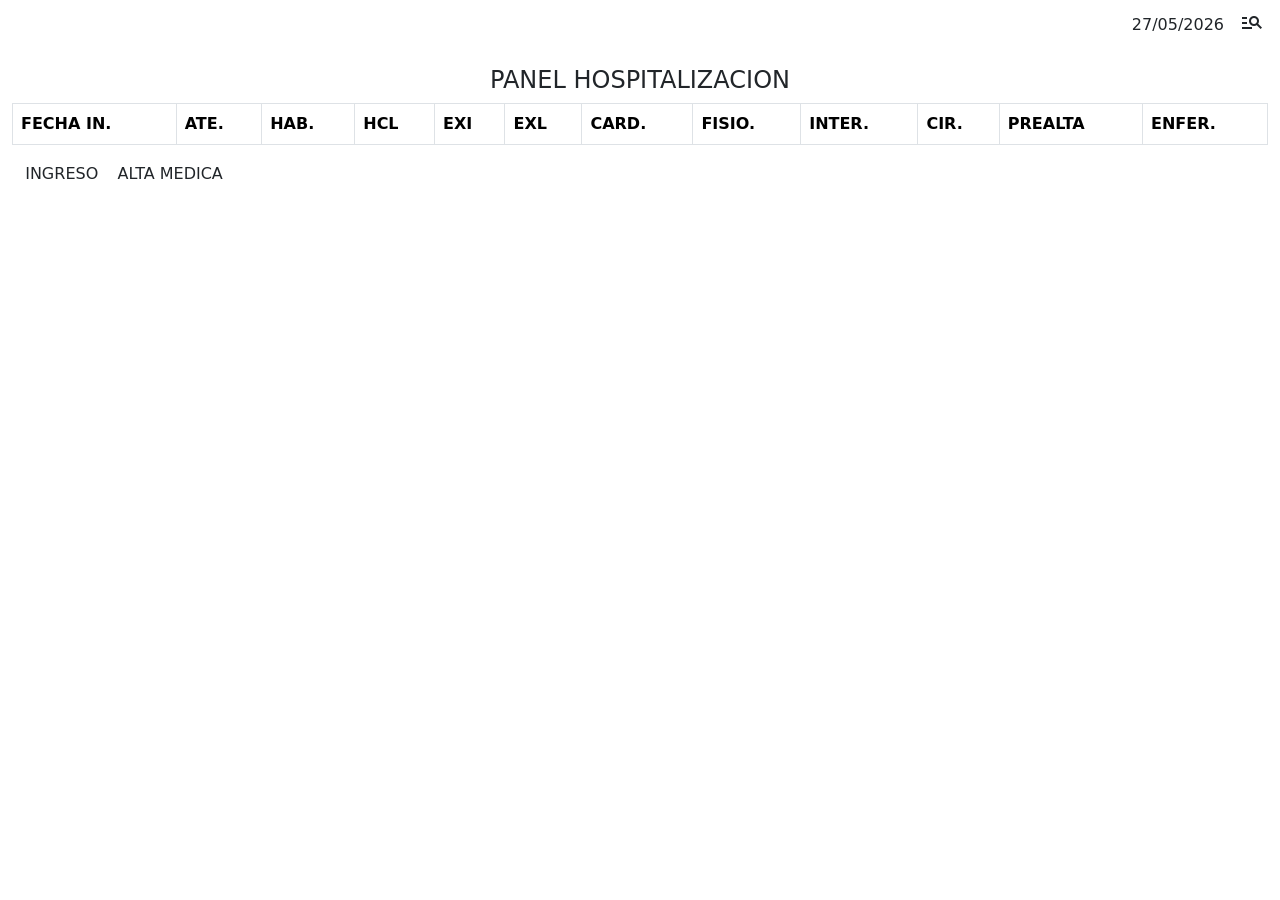
<file: socops/src/main/resources/templates/paneles/panel_hospi.html>
<!DOCTYPE html>
<html lang="es" xmlns:th="http://www.thymeleaf.org">
<head>
    <meta charset="UTF-8">
    <meta name="viewport" content="width=device-width, initial-scale=1.0">
    <title th:text="${titulo}">PANEL HOSPITALIZACION</title>
    <link rel="stylesheet" href="https://cdn.jsdelivr.net/npm/bootstrap@5.3.3/dist/css/bootstrap.min.css">
    <link rel="stylesheet" href="https://cdn.datatables.net/1.13.7/css/dataTables.bootstrap5.min.css">
    <link rel="stylesheet" href="https://cdn.datatables.net/responsive/2.5.0/css/responsive.dataTables.min.css">
    <link rel="stylesheet" href="https://fonts.googleapis.com/css2?family=Material+Symbols+Outlined">
    <link rel="stylesheet" th:href="@{/css/paneles/panel_hospi.css}">
</head>
<body>
<nav class="navbar navbar-dark px-3">
    <span class="navbar-brand mb-0 h1" th:text="${titulo}">PANEL HOSPITALIZACION</span>
    <div class="d-flex align-items-center gap-3">
        <span class="nav-link" th:text="${fecha}">27/05/2026</span>
        <button class="nav-link btn btn-link p-0" type="button" data-bs-toggle="offcanvas" data-bs-target="#parametros" aria-controls="parametros" title="Parametros">
            <i class="material-symbols-outlined">manage_search</i>
        </button>
    </div>
</nav>

<main class="container-fluid py-3">
    <div class="row">
        <div class="col-12">
            <h4 id="titulo-panel" class="text-center" th:text="${titulo}">PANEL HOSPITALIZACION</h4>
        </div>

        <div class="col-12">
            <table id="tabla-unidad" class="table table-striped table-bordered w-100">
                <thead>
                <tr>
                    <th>FECHA IN.</th>
                    <th>ATE.</th>
                    <th>HAB.</th>
                    <th>HCL</th>
                    <th>EXI</th>
                    <th>EXL</th>
                    <th>CARD.</th>
                    <th>FISIO.</th>
                    <th>INTER.</th>
                    <th>CIR.</th>
                    <th>PREALTA</th>
                    <th>ENFER.</th>
                </tr>
                </thead>
                <tbody></tbody>
            </table>
        </div>
    </div>

    <table>
        <tr>
            <td class="amarillo"></td>
            <td>&nbsp;&nbsp;INGRESO&nbsp;</td>
            <td class="rojo"></td>
            <td>&nbsp;&nbsp;ALTA MEDICA&nbsp;</td>
        </tr>
    </table>
</main>

<div class="offcanvas offcanvas-end" tabindex="-1" id="parametros" aria-labelledby="parametrosLabel">
    <div class="offcanvas-header">
        <h5 class="offcanvas-title" id="parametrosLabel">Parametros</h5>
        <button type="button" class="btn-close" data-bs-dismiss="offcanvas" aria-label="Cerrar"></button>
    </div>
    <div class="offcanvas-body">
        <div class="row">
            <div class="col-12">
                <label class="form-label parametro" for="sector">Sector:</label>
                <select name="sector" id="sector" class="form-control" onchange="cargarTabla();">
                    <option value="" selected disabled>-- SELECCIONE UN SECTOR --</option>
                    <option th:each="unidad : ${unidades}"
                            th:value="${unidad.cd}"
                            th:text="${unidad.ds}">
                    </option>
                    <option value="40">HOSPITALIZACION (TERCER PISO ATRAS)</option>
                </select>
                <br>
                <label class="form-label parametro" for="pantalla">Pantalla:</label><br>
                <button class="btn btn-danger d-flex align-items-center" onclick="toggleFullScreen()">
                    <i class="material-symbols-outlined">screenshot_monitor</i>
                    <span id="pantalla">&nbsp; PANTALLA COMPLETA</span>
                </button>
            </div>
        </div>
    </div>
</div>

<script src="https://code.jquery.com/jquery-3.7.0.js"></script>
<script src="https://cdn.jsdelivr.net/npm/bootstrap@5.3.3/dist/js/bootstrap.bundle.min.js"></script>
<script src="https://cdn.datatables.net/1.13.7/js/jquery.dataTables.min.js"></script>
<script src="https://cdn.datatables.net/1.13.7/js/dataTables.bootstrap5.min.js"></script>
<script src="https://cdn.datatables.net/responsive/2.5.0/js/dataTables.responsive.min.js"></script>
<script th:src="@{/js/paneles/panel-hospi.js}"></script>
</body>
</html>
</file>
<file: docs/styles.css>
:root {
    --bg-dark: #0a0a0f;
    --bg-card: #12121a;
    --neon-cyan: #00f5ff;
    --neon-magenta: #ff00ff;
    --neon-purple: #b366ff;
    --text-primary: #ffffff;
    --text-secondary: #a0a0b0;
    --border-color: #2a2a3a;
}

* {
    margin: 0;
    padding: 0;
    box-sizing: border-box;
}

body {
    font-family: 'Space Grotesk', sans-serif;
    background: var(--bg-dark);
    color: var(--text-primary);
    line-height: 1.6;
    min-height: 100vh;
}

/* Animated grid background */
body::before {
    content: '';
    position: fixed;
    top: 0;
    left: 0;
    width: 100%;
    height: 100%;
    background: 
        linear-gradient(90deg, rgba(0,245,255,0.03) 1px, transparent 1px),
        linear-gradient(rgba(0,245,255,0.03) 1px, transparent 1px);
    background-size: 50px 50px;
    pointer-events: none;
    z-index: -1;
}

.container {
    max-width: 1200px;
    margin: 0 auto;
    padding: 0 2rem;
}

/* Hero Section */
.hero {
    padding: 6rem 0 4rem;
    text-align: center;
    position: relative;
}

.hero-badge {
    display: inline-block;
    padding: 0.5rem 1rem;
    background: rgba(0,245,255,0.1);
    border: 1px solid var(--neon-cyan);
    border-radius: 50px;
    font-size: 0.875rem;
    color: var(--neon-cyan);
    margin-bottom: 2rem;
    font-family: 'JetBrains Mono', monospace;
}

.hero h1 {
    font-size: clamp(2.5rem, 6vw, 4rem);
    font-weight: 700;
    margin-bottom: 1rem;
    background: linear-gradient(135deg, var(--neon-cyan), var(--neon-magenta));
    -webkit-background-clip: text;
    -webkit-text-fill-color: transparent;
    background-clip: text;
}

.hero-subtitle {
    font-size: 1.25rem;
    color: var(--text-secondary);
    max-width: 600px;
    margin: 0 auto 2rem;
}

.hero-cta {
    display: flex;
    gap: 1rem;
    justify-content: center;
    flex-wrap: wrap;
}

.btn {
    display: inline-flex;
    align-items: center;
    gap: 0.5rem;
    padding: 1rem 2rem;
    border-radius: 8px;
    font-weight: 600;
    text-decoration: none;
    transition: all 0.3s ease;
    font-size: 1rem;
}

.btn-primary {
    background: linear-gradient(135deg, var(--neon-cyan), var(--neon-purple));
    color: var(--bg-dark);
}

.btn-primary:hover {
    transform: translateY(-2px);
    box-shadow: 0 10px 40px rgba(0,245,255,0.3);
}

.btn-secondary {
    background: transparent;
    border: 2px solid var(--border-color);
    color: var(--text-primary);
}

.btn-secondary:hover {
    border-color: var(--neon-cyan);
    color: var(--neon-cyan);
}

/* Stats */
.stats {
    display: flex;
    justify-content: center;
    gap: 3rem;
    margin-top: 4rem;
    flex-wrap: wrap;
}

.stat {
    text-align: center;
}

.stat-value {
    font-size: 2rem;
    font-weight: 700;
    color: var(--neon-cyan);
    font-family: 'JetBrains Mono', monospace;
}

.stat-label {
    font-size: 0.875rem;
    color: var(--text-secondary);
    margin-top: 0.25rem;
}

/* Features Section */
.features {
    padding: 4rem 0;
}

.section-title {
    font-size: 2rem;
    text-align: center;
    margin-bottom: 3rem;
}

.features-grid {
    display: grid;
    grid-template-columns: repeat(auto-fit, minmax(280px, 1fr));
    gap: 1.5rem;
}

.feature-card {
    background: var(--bg-card);
    border: 1px solid var(--border-color);
    border-radius: 12px;
    padding: 2rem;
    transition: all 0.3s ease;
}

.feature-card:hover {
    border-color: var(--neon-cyan);
    transform: translateY(-4px);
}

.feature-icon {
    font-size: 2.5rem;
    margin-bottom: 1rem;
}

.feature-card h3 {
    font-size: 1.25rem;
    margin-bottom: 0.5rem;
}

.feature-card p {
    color: var(--text-secondary);
    font-size: 0.95rem;
}

/* Workshop Parts */
.workshop {
    padding: 4rem 0;
}

.parts-list {
    display: flex;
    flex-direction: column;
    gap: 1rem;
    max-width: 800px;
    margin: 0 auto;
}

.part-card {
    display: flex;
    align-items: center;
    gap: 1.5rem;
    background: var(--bg-card);
    border: 1px solid var(--border-color);
    border-radius: 12px;
    padding: 1.5rem;
    text-decoration: none;
    color: inherit;
    transition: all 0.3s ease;
}

.part-card:hover {
    border-color: var(--neon-magenta);
    background: rgba(255,0,255,0.05);
}

.part-number {
    width: 50px;
    height: 50px;
    display: flex;
    align-items: center;
    justify-content: center;
    background: linear-gradient(135deg, var(--neon-cyan), var(--neon-magenta));
    border-radius: 12px;
    font-weight: 700;
    font-size: 1.25rem;
    color: var(--bg-dark);
    flex-shrink: 0;
}

.part-content {
    flex: 1;
}

.part-content h3 {
    font-size: 1.1rem;
    margin-bottom: 0.25rem;
}

.part-content p {
    color: var(--text-secondary);
    font-size: 0.9rem;
}

.part-time {
    font-family: 'JetBrains Mono', monospace;
    font-size: 0.875rem;
    color: var(--neon-cyan);
    padding: 0.25rem 0.75rem;
    background: rgba(0,245,255,0.1);
    border-radius: 50px;
}

/* Prerequisites */
.prereqs {
    padding: 4rem 0;
    background: var(--bg-card);
}

.prereqs-grid {
    display: grid;
    grid-template-columns: repeat(auto-fit, minmax(200px, 1fr));
    gap: 1rem;
    max-width: 800px;
    margin: 0 auto;
}

.prereq-item {
    display: flex;
    align-items: center;
    gap: 0.75rem;
    padding: 1rem;
    background: var(--bg-dark);
    border-radius: 8px;
}

.prereq-check {
    color: var(--neon-cyan);
    font-size: 1.25rem;
}

/* Footer */
footer {
    padding: 3rem 0;
    text-align: center;
    border-top: 1px solid var(--border-color);
}

.footer-links {
    display: flex;
    justify-content: center;
    gap: 2rem;
    margin-bottom: 1rem;
    flex-wrap: wrap;
}

.footer-links a {
    color: var(--text-secondary);
    text-decoration: none;
    transition: color 0.3s ease;
}

.footer-links a:hover {
    color: var(--neon-cyan);
}

.footer-credit {
    color: var(--text-secondary);
    font-size: 0.875rem;
}

/* Responsive */
@media (max-width: 768px) {
    .hero {
        padding: 4rem 0 3rem;
    }

    .stats {
        gap: 2rem;
    }

    .part-card {
        flex-direction: column;
        text-align: center;
    }

    .part-time {
        margin-top: 0.5rem;
    }
}

.hero-also {
    margin-top: 1rem;
    font-size: 0.95rem;
    color: var(--text-secondary);
}

.hero-also a {
    color: var(--neon-cyan);
    text-decoration: none;
    transition: color 0.3s ease;
}

.hero-also a:hover {
    color: var(--neon-magenta);
    text-decoration: underline;
}

/* --- Locale Picker --- */
.locale-picker { position: relative; display: inline-flex; }
.locale-toggle { display: flex; align-items: center; justify-content: center; padding: 8px; border-radius: 10px; border: 1px solid var(--border-color); background: var(--bg-card); color: var(--text-secondary); font-size: 1rem; line-height: 1; transition: all 0.2s; cursor: pointer; }
.locale-toggle:hover { background: var(--neon-cyan); color: #fff; border-color: var(--neon-cyan); }
.locale-picker ul { display: none; position: absolute; top: 100%; right: 0; margin: 4px 0 0; padding: 4px 0; list-style: none; background: var(--bg-card); border: 1px solid var(--border-color); border-radius: 10px; box-shadow: 0 4px 12px rgba(0,0,0,0.15); z-index: 100; min-width: 180px; }
.locale-picker li { padding: 8px 16px; cursor: pointer; font-size: 0.9rem; color: var(--text-primary); white-space: nowrap; transition: background 0.15s; }
.locale-picker li:hover { background: var(--neon-cyan); color: #fff; }
.locale-picker li.active { font-weight: 600; color: var(--neon-cyan); }
.locale-picker li.active:hover { color: #fff; }
</file>
<file: docs/light-theme.css>
html[data-theme="light"] {
    --bg-dark: #f5f5f7;
    --bg-card: #ffffff;
    --bg-code: #f0f0f5;
    --neon-cyan: #0077b6;
    --neon-magenta: #c2185b;
    --neon-purple: #7b1fa2;
    --text-primary: #1a1a2e;
    --text-secondary: #555570;
    --border-color: #d0d0dd;
    --success-green: #2e7d32;
    --warning-yellow: #f9a825;
}

html[data-theme="light"] body::before {
    background: linear-gradient(90deg, rgba(0,119,182,0.05) 1px, transparent 1px),
                linear-gradient(rgba(0,119,182,0.05) 1px, transparent 1px);
}

html[data-theme="light"] .hero::before {
    background: radial-gradient(ellipse at 50% 0%, rgba(0,119,182,0.15), transparent 70%);
}

html[data-theme="light"] .header {
    background: rgba(245,245,247,0.95);
}

html[data-theme="light"] code,
html[data-theme="light"] pre {
    background: var(--bg-code);
    color: #1a1a2e;
}

html[data-theme="light"] .btn-secondary {
    border-color: var(--border-color);
    color: var(--text-primary);
}

html[data-theme="light"] .btn-secondary:hover {
    background: rgba(0,119,182,0.1);
    border-color: var(--neon-cyan);
}

html[data-theme="light"] .card {
    box-shadow: 0 2px 8px rgba(0,0,0,0.08);
}

.theme-toggle {
    background: none;
    border: 1px solid var(--border-color);
    color: var(--text-primary);
    cursor: pointer;
    padding: 0.4rem 0.8rem;
    border-radius: 6px;
    font-size: 1rem;
    transition: all 0.3s ease;
    display: inline-flex;
    align-items: center;
    gap: 0.4rem;
}

.theme-toggle:hover {
    border-color: var(--neon-cyan);
    color: var(--neon-cyan);
}
</file>
<file: docs/paneles/panel_hospi.css>
:root {
    --hvq: #7F0C43;
}

* {
    box-sizing: border-box;
}

body {
    margin: 0;
    background-color: #f5f5f5;
    color: #1f2933;
    font-family: Arial, Helvetica, sans-serif;
}

.navbar {
    align-items: center;
    background-color: var(--hvq);
    color: white;
    display: flex;
    gap: 1rem;
    justify-content: space-between;
    min-height: 56px;
    padding: 0.5rem 1rem;
}

.navbar-title,
.nav-link {
    color: white;
    font-weight: bold;
}

.navbar-actions {
    align-items: center;
    display: flex;
    gap: 1rem;
}

.icon-button {
    align-items: center;
    background: transparent;
    border: 0;
    color: white;
    cursor: pointer;
    display: inline-flex;
    justify-content: center;
    padding: 0.25rem;
}

.container-fluid {
    padding: 1rem;
}

#titulo-panel {
    margin: 0 0 1rem;
    text-align: center;
}

.toolbar {
    align-items: center;
    display: flex;
    flex-wrap: wrap;
    gap: 1rem;
    justify-content: space-between;
    margin-bottom: 1rem;
}

.field {
    align-items: center;
    display: flex;
    gap: 0.5rem;
}

select,
button {
    border: 1px solid #cbd5e1;
    border-radius: 6px;
    font-size: 1rem;
    min-height: 38px;
    padding: 0.45rem 0.65rem;
}

.fullscreen-button {
    align-items: center;
    background-color: #dc3545;
    border-color: #dc3545;
    color: white;
    cursor: pointer;
    display: inline-flex;
    gap: 0.35rem;
}

table.dataTable thead th {
    background-color: var(--hvq);
    color: white;
    font-size: 1rem !important;
    text-align: center;
}

table.dataTable tbody td {
    font-size: 1rem !important;
    text-align: center;
}

table.dataTable tbody td.fila-alta {
    background-color: #F15868;
}

table.dataTable tbody td.fila-pintar {
    background-color: #E3ED6C;
}

table.dataTable tbody td.fila-normal {
    background-color: white;
}

table.dataTable tbody td.confirma {
    background-color: green;
}

table.dataTable tbody td.no_confirma {
    background-color: red;
}

.icono-tabla {
    font-size: 1.2rem !important;
}

.legend {
    border-collapse: collapse;
    margin-top: 1rem;
}

.legend td {
    padding: 0.25rem;
}

.rojo {
    background-color: #F15868;
    width: 25px;
}

.amarillo {
    background-color: #E3ED6C;
    width: 25px;
}

@media (min-width: 1920px) {
    table.dataTable thead th {
        font-size: 2.5rem !important;
    }

    table.dataTable tbody td {
        font-size: 2.5rem !important;
    }

    .icono-tabla {
        font-size: 2.8rem !important;
    }
}

@media (max-width: 768px) {
    .navbar,
    .toolbar {
        align-items: stretch;
        flex-direction: column;
    }

    .field,
    select,
    .fullscreen-button {
        width: 100%;
    }
}
</file>
